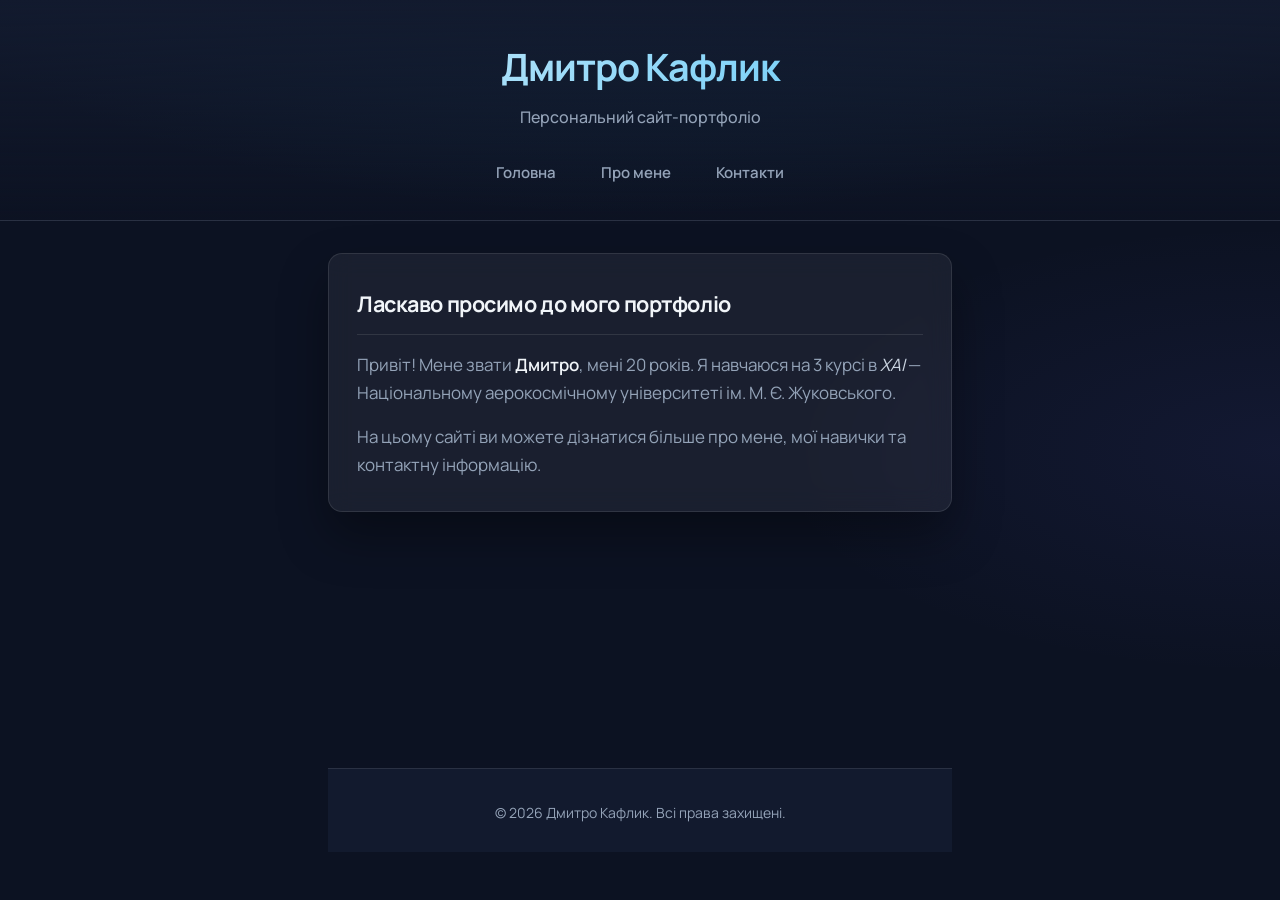
<file: index.html>
<!DOCTYPE html>
<html lang="uk">
<head>
    <meta charset="UTF-8">
    <meta name="viewport" content="width=device-width, initial-scale=1.0">
    <meta name="description" content="Персональне портфоліо Дмитра Кафлика">
    <meta name="author" content="Дмитро Кафлик">
    <title>Головна — Портфоліо Дмитра Кафлика</title>
    <link rel="stylesheet" href="styles.css">
</head>

<body>

    <header>
        <h1>Дмитро Кафлик</h1>

        <p>
            Персональний сайт-портфоліо
        </p>

        <nav>
            <ul>
                <li><a href="index.html">Головна</a></li>
                <li><a href="about.html">Про мене</a></li>
                <li><a href="contacts.html">Контакти</a></li>
            </ul>
        </nav>
    </header>

    <main>

        <section>
            <h2>Ласкаво просимо до мого портфоліо</h2>

            <p>
                Привіт! Мене звати <strong>Дмитро</strong>, мені 20 років.
                Я навчаюся на 3 курсі в <em>ХАІ</em>
                — Національному аерокосмічному університеті
                ім. М. Є. Жуковського.
            </p>

            <p>
                На цьому сайті ви можете дізнатися більше
                про мене, мої навички та контактну інформацію.
            </p>
        </section>
        <footer>
          <p>
              &copy; 2026 Дмитро Кафлик. Всі права захищені.
          </p>
      </footer>
  
  </body>
  </html>
</file>
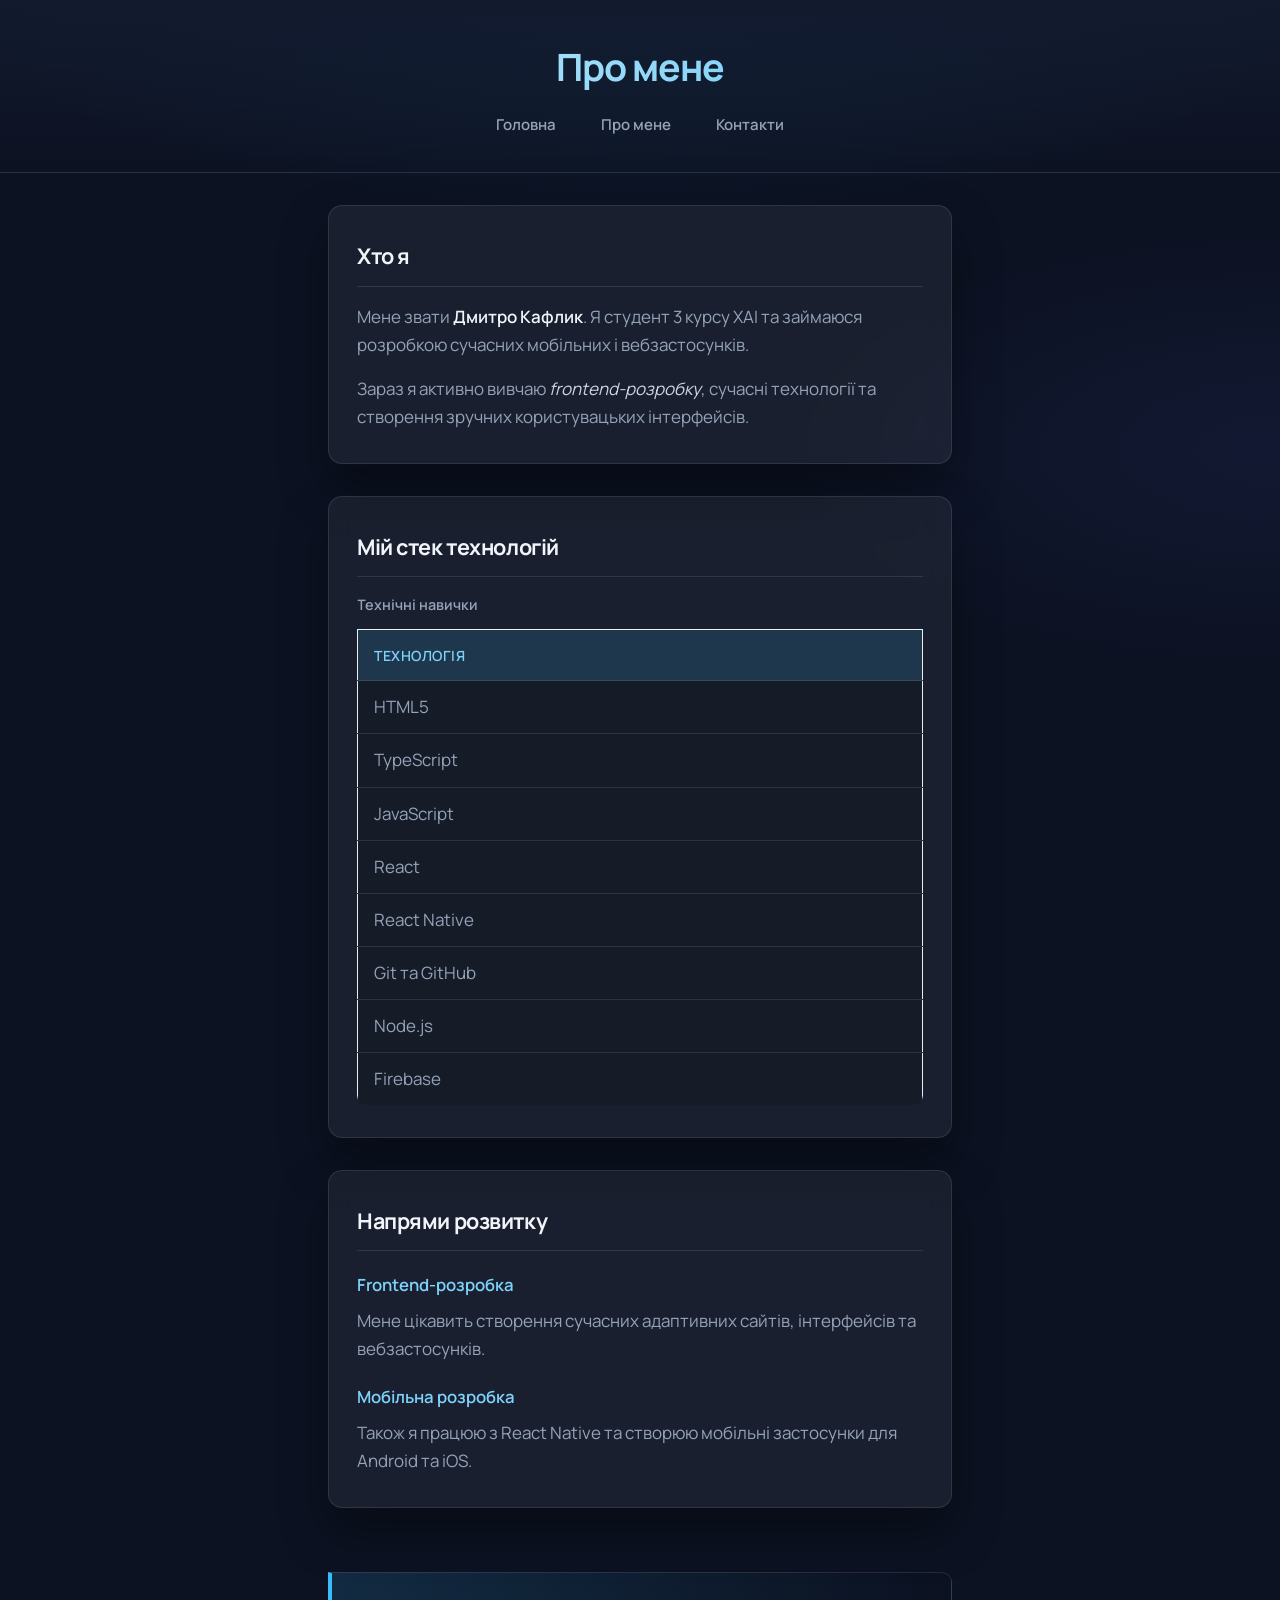
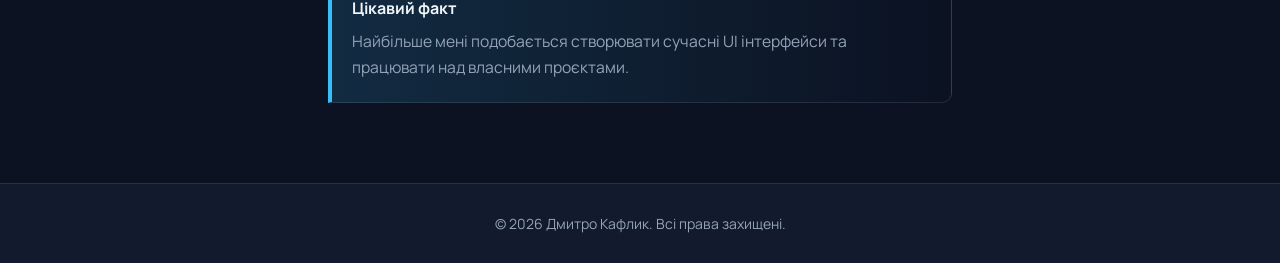
<file: about.html>
<!DOCTYPE html>
<html lang="uk">
<head>
    <meta charset="UTF-8">
    <meta name="viewport" content="width=device-width, initial-scale=1.0">
    <meta name="description" content="Інформація про Дмитра Кафлика">
    <meta name="author" content="Дмитро Кафлик">
    <title>Про мене — Портфоліо Дмитра Кафлика</title>
    <link rel="stylesheet" href="styles.css">
</head>

<body>

    <header>
        <h1>Про мене</h1>

        <nav>
            <ul>
                <li><a href="index.html">Головна</a></li>
                <li><a href="about.html">Про мене</a></li>
                <li><a href="contacts.html">Контакти</a></li>
            </ul>
        </nav>
    </header>

    <main>

        <section>
            <h2>Хто я</h2>

            <p>
                Мене звати <strong>Дмитро Кафлик</strong>.
                Я студент 3 курсу ХАІ та займаюся розробкою
                сучасних мобільних і вебзастосунків.
            </p>

            <p>
                Зараз я активно вивчаю <em>frontend-розробку</em>,
                сучасні технології та створення
                зручних користувацьких інтерфейсів.
            </p>
        </section>

        <section>
            <h2>Мій стек технологій</h2>

            <table border="1">
                <caption>Технічні навички</caption>

                <thead>
                    <tr>
                        <th>Технологія</th>
                    </tr>
                </thead>

                <tbody>
                    <tr>
                        <td>HTML5</td>
                    </tr>

                    <tr>
                        <td>TypeScript</td>
                    </tr>

                    <tr>
                        <td>JavaScript</td>
                    </tr>

                    <tr>
                        <td>React</td>
                    </tr>

                    <tr>
                        <td>React Native</td>
                    </tr>

                    <tr>
                        <td>Git та GitHub</td>
                    </tr>

                    <tr>
                        <td>Node.js</td>
                    </tr>

                    <tr>
                        <td>Firebase</td>
                    </tr>
                </tbody>
            </table>
        </section>

        <section>
            <h2>Напрями розвитку</h2>

            <h3>Frontend-розробка</h3>

            <p>
                Мене цікавить створення сучасних адаптивних сайтів,
                інтерфейсів та вебзастосунків.
            </p>

            <h3>Мобільна розробка</h3>

            <p>
                Також я працюю з React Native та створюю
                мобільні застосунки для Android та iOS.
            </p>
        </section>

        <aside>
            <h3>Цікавий факт</h3>

            <p>
                Найбільше мені подобається створювати
                сучасні UI інтерфейси та працювати
                над власними проєктами.
            </p>
        </aside>

    </main>

    <footer>
        <p>
            &copy; 2026 Дмитро Кафлик. Всі права захищені.
        </p>
    </footer>

</body>
</html>
</file>
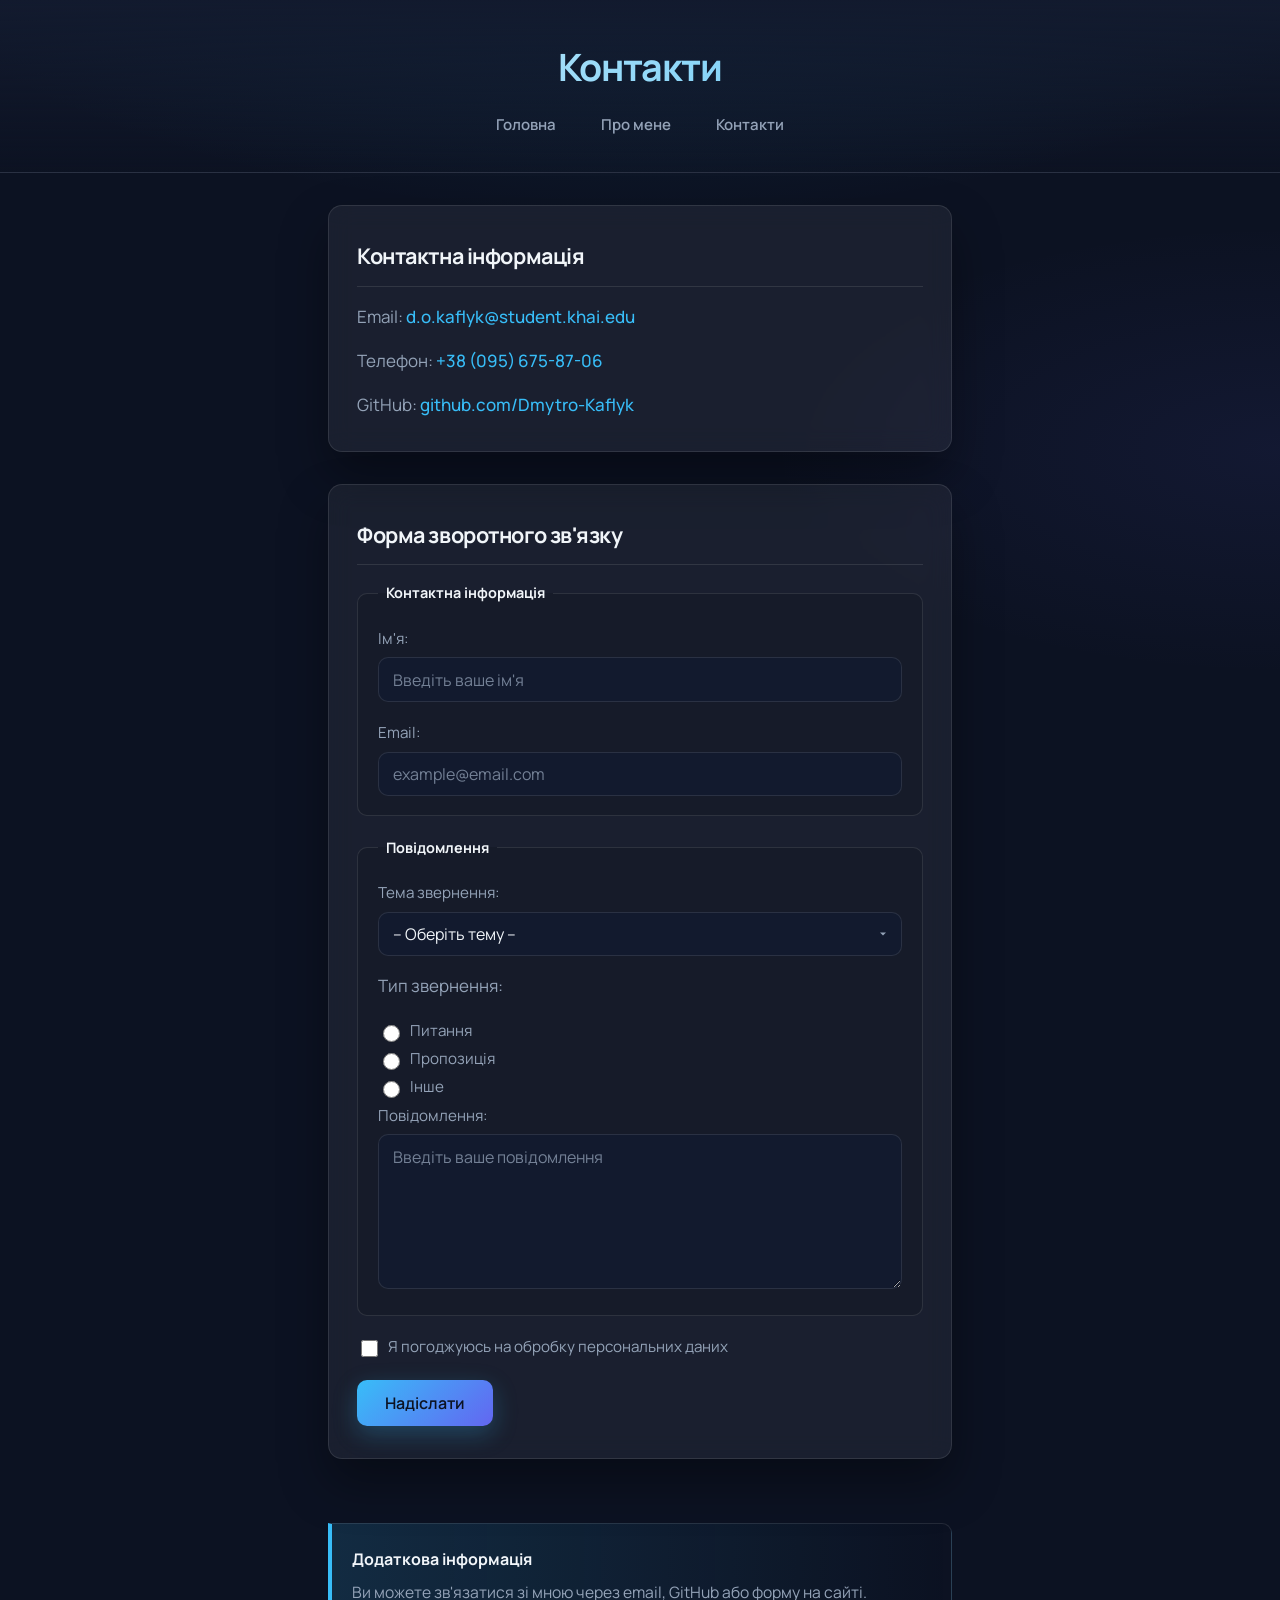
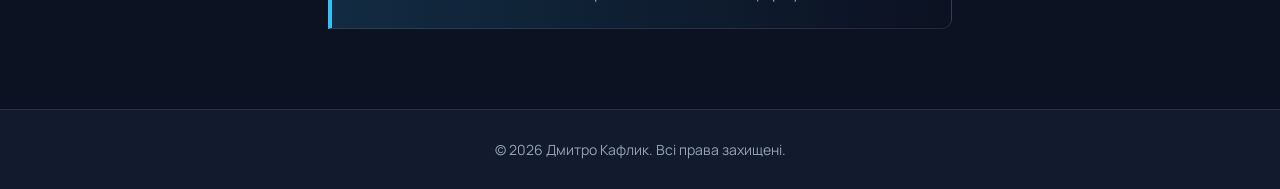
<file: contacts.html>
<!DOCTYPE html>
<html lang="uk">
<head>
    <meta charset="UTF-8">
    <meta name="viewport" content="width=device-width, initial-scale=1.0">
    <meta name="description" content="Контактна інформація Дмитра Кафлика">
    <meta name="author" content="Дмитро Кафлик">
    <title>Контакти — Портфоліо Дмитра Кафлика</title>
    <link rel="stylesheet" href="styles.css">
</head>

<body>

    <header>
        <h1>Контакти</h1>

        <nav>
            <ul>
                <li><a href="index.html">Головна</a></li>
                <li><a href="about.html">Про мене</a></li>
                <li><a href="contacts.html">Контакти</a></li>
            </ul>
        </nav>
    </header>

    <main>

        <section>
            <h2>Контактна інформація</h2>

            <p>
                Email:
                <a href="mailto:d.o.kaflyk@student.khai.edu">
                    d.o.kaflyk@student.khai.edu
                </a>
            </p>

            <p>
                Телефон:
                <a href="tel:+380956758706">
                    +38 (095) 675-87-06
                </a>
            </p>

            <p>
                GitHub:
                <a href="https://github.com/Dmytro-Kaflyk" target="_blank">
                    github.com/Dmytro-Kaflyk
                </a>
            </p>
        </section>

        <section>
            <h2>Форма зворотного зв'язку</h2>

            <form action="#" method="post">

                <fieldset>
                    <legend>Контактна інформація</legend>

                    <p>
                        <label for="name">Ім'я:</label><br>
                        <input
                            type="text"
                            id="name"
                            name="name"
                            placeholder="Введіть ваше ім'я"
                            required
                        >
                    </p>

                    <p>
                        <label for="email">Email:</label><br>
                        <input
                            type="email"
                            id="email"
                            name="email"
                            placeholder="example@email.com"
                            required
                        >
                    </p>
                </fieldset>

                <fieldset>
                    <legend>Повідомлення</legend>

                    <p>
                        <label for="subject">Тема звернення:</label><br>

                        <select id="subject" name="subject" required>
                            <option value="">-- Оберіть тему --</option>
                            <option value="question">Питання</option>
                            <option value="cooperation">Співпраця</option>
                            <option value="feedback">Відгук</option>
                        </select>
                    </p>

                    <p>Тип звернення:</p>

                    <label>
                        <input
                            type="radio"
                            name="type"
                            value="question"
                            required
                        >
                        Питання
                    </label>

                    <br>

                    <label>
                        <input
                            type="radio"
                            name="type"
                            value="suggestion"
                        >
                        Пропозиція
                    </label>

                    <br>

                    <label>
                        <input
                            type="radio"
                            name="type"
                            value="other"
                        >
                        Інше
                    </label>

                    <p>
                        <label for="message">Повідомлення:</label><br>

                        <textarea
                            id="message"
                            name="message"
                            rows="6"
                            placeholder="Введіть ваше повідомлення"
                            required
                        ></textarea>
                    </p>
                </fieldset>

                <p>
                    <label>
                        <input
                            type="checkbox"
                            name="consent"
                            required
                        >
                        Я погоджуюсь на обробку персональних даних
                    </label>
                </p>

                <button type="submit">
                    Надіслати
                </button>

            </form>
        </section>

        <aside>
            <h3>Додаткова інформація</h3>

            <p>
                Ви можете зв'язатися зі мною через email,
                GitHub або форму на сайті.
            </p>
        </aside>

    </main>

    <footer>
        <p>
            &copy; 2026 Дмитро Кафлик. Всі права захищені.
        </p>
    </footer>

</body>
</html>
</file>
<file: styles.css>
/* Portfolio — shared styles (content unchanged) */

@import url("https://fonts.googleapis.com/css2?family=Manrope:wght@400;500;600;700&display=swap");

:root {
  --bg: #0c1222;
  --bg-elevated: #121a2e;
  --surface: rgba(255, 255, 255, 0.06);
  --surface-border: rgba(255, 255, 255, 0.1);
  --text: #f1f5f9;
  --text-muted: #94a3b8;
  --accent: #38bdf8;
  --accent-soft: rgba(56, 189, 248, 0.15);
  --accent-hover: #7dd3fc;
  --shadow: 0 24px 48px rgba(0, 0, 0, 0.35);
  --radius: 14px;
  --radius-sm: 10px;
  --max-width: 42rem;
  --font: "Manrope", system-ui, -apple-system, "Segoe UI", sans-serif;
}

*,
*::before,
*::after {
  box-sizing: border-box;
}

html {
  scroll-behavior: smooth;
}

body {
  margin: 0;
  min-height: 100vh;
  display: flex;
  flex-direction: column;
  font-family: var(--font);
  font-size: 1.0625rem;
  line-height: 1.65;
  color: var(--text);
  background:
    radial-gradient(ellipse 120% 80% at 50% -20%, rgba(56, 189, 248, 0.18), transparent 55%),
    radial-gradient(ellipse 80% 50% at 100% 50%, rgba(99, 102, 241, 0.08), transparent 50%),
    var(--bg);
  background-attachment: fixed;
}

/* Header & nav */
header {
  padding: 2.25rem 1.5rem 1.5rem;
  text-align: center;
  border-bottom: 1px solid var(--surface-border);
  background: linear-gradient(180deg, var(--bg-elevated) 0%, transparent 100%);
}

header h1 {
  margin: 0 0 0.35rem;
  font-size: clamp(1.75rem, 5vw, 2.35rem);
  font-weight: 700;
  letter-spacing: -0.03em;
  background: linear-gradient(135deg, var(--text) 0%, var(--accent) 100%);
  -webkit-background-clip: text;
  background-clip: text;
  color: transparent;
}

header > p {
  margin: 0 0 1.35rem;
  color: var(--text-muted);
  font-size: 1rem;
  font-weight: 500;
}

nav ul {
  display: flex;
  flex-wrap: wrap;
  justify-content: center;
  gap: 0.5rem;
  margin: 0;
  padding: 0;
  list-style: none;
}

nav a {
  display: inline-block;
  padding: 0.55rem 1.1rem;
  color: var(--text-muted);
  text-decoration: none;
  font-weight: 600;
  font-size: 0.9375rem;
  border-radius: 999px;
  border: 1px solid transparent;
  transition: color 0.2s ease, background 0.2s ease, border-color 0.2s ease, box-shadow 0.2s ease;
}

nav a:hover {
  color: var(--text);
  background: var(--surface);
  border-color: var(--surface-border);
}

nav a:focus-visible {
  outline: 2px solid var(--accent);
  outline-offset: 3px;
}

/* Main column */
main {
  flex: 1 0 auto;
  display: flex;
  flex-direction: column;
  max-width: var(--max-width);
  width: 100%;
  margin: 0 auto;
  padding: 2rem 1.5rem 3rem;
}

main > footer {
  margin-top: auto;
  padding-top: 2rem;
}

main section {
  margin-bottom: 2rem;
  padding: 1.75rem 1.5rem;
  background: var(--surface);
  border: 1px solid var(--surface-border);
  border-radius: var(--radius);
  box-shadow: var(--shadow);
  backdrop-filter: blur(12px);
}

main section h2 {
  margin: 0 0 1rem;
  font-size: 1.35rem;
  font-weight: 700;
  letter-spacing: -0.02em;
  color: var(--text);
  padding-bottom: 0.75rem;
  border-bottom: 1px solid var(--surface-border);
}

main section h3 {
  margin: 1.25rem 0 0.5rem;
  font-size: 1.05rem;
  font-weight: 600;
  color: var(--accent-hover);
}

main section h3:first-child {
  margin-top: 0;
}

main p {
  margin: 0 0 1rem;
  color: var(--text-muted);
}

main p:last-child {
  margin-bottom: 0;
}

main strong {
  color: var(--text);
  font-weight: 600;
}

main em {
  color: #cbd5e1;
  font-style: italic;
}

/* Links in content */
main a {
  color: var(--accent);
  text-decoration: none;
  font-weight: 500;
  border-bottom: 1px solid transparent;
  transition: color 0.2s ease, border-color 0.2s ease;
}

main a:hover {
  color: var(--accent-hover);
  border-bottom-color: var(--accent-hover);
}

main a:focus-visible {
  outline: 2px solid var(--accent);
  outline-offset: 2px;
  border-radius: 2px;
}

/* Table */
table {
  width: 100%;
  border-collapse: collapse;
  margin-top: 0.5rem;
  border: none;
  border-radius: var(--radius-sm);
  overflow: hidden;
}

table[border] {
  border: none;
}

caption {
  caption-side: top;
  text-align: left;
  font-weight: 600;
  font-size: 0.9rem;
  color: var(--text-muted);
  padding: 0 0 0.75rem;
}

thead th {
  text-align: left;
  padding: 0.85rem 1rem;
  background: var(--accent-soft);
  color: var(--accent-hover);
  font-weight: 600;
  font-size: 0.875rem;
  text-transform: uppercase;
  letter-spacing: 0.04em;
  border-bottom: 1px solid var(--surface-border);
}

tbody td {
  padding: 0.75rem 1rem;
  color: var(--text-muted);
  border-bottom: 1px solid var(--surface-border);
  background: rgba(0, 0, 0, 0.15);
}

tbody tr:last-child td {
  border-bottom: none;
}

tbody tr:hover td {
  background: rgba(56, 189, 248, 0.06);
  color: var(--text);
}

/* Aside */
aside {
  margin: 2rem 0;
  padding: 1.35rem 1.35rem 1.35rem 1.25rem;
  background: linear-gradient(90deg, var(--accent-soft), transparent);
  border: 1px solid var(--surface-border);
  border-left: 4px solid var(--accent);
  border-radius: 0 var(--radius-sm) var(--radius-sm) 0;
}

aside h3 {
  margin: 0 0 0.5rem;
  font-size: 1rem;
  font-weight: 700;
  color: var(--text);
}

aside p {
  margin: 0;
  color: var(--text-muted);
  font-size: 0.98rem;
}

/* Form */
form {
  margin-top: 0.5rem;
}

fieldset {
  margin: 0 0 1.25rem;
  padding: 1.15rem 1.25rem;
  border: 1px solid var(--surface-border);
  border-radius: var(--radius-sm);
  background: rgba(0, 0, 0, 0.12);
}

fieldset:last-of-type {
  margin-bottom: 1rem;
}

legend {
  padding: 0 0.5rem;
  font-weight: 700;
  font-size: 0.9rem;
  color: var(--text);
}

form label {
  color: var(--text-muted);
  font-size: 0.95rem;
  cursor: pointer;
}

form p {
  margin: 0 0 1rem;
}

input[type="text"],
input[type="email"],
select,
textarea {
  width: 100%;
  max-width: 100%;
  margin-top: 0.35rem;
  padding: 0.65rem 0.85rem;
  font-family: inherit;
  font-size: 1rem;
  color: var(--text);
  background: var(--bg-elevated);
  border: 1px solid var(--surface-border);
  border-radius: var(--radius-sm);
  transition: border-color 0.2s ease, box-shadow 0.2s ease;
}

input::placeholder,
textarea::placeholder {
  color: var(--text-muted);
  opacity: 0.75;
}

input:focus,
select:focus,
textarea:focus {
  outline: none;
  border-color: var(--accent);
  box-shadow: 0 0 0 3px var(--accent-soft);
}

select {
  cursor: pointer;
  appearance: none;
  background-image: url("data:image/svg+xml,%3Csvg xmlns='http://www.w3.org/2000/svg' width='12' height='12' viewBox='0 0 12 12'%3E%3Cpath fill='%2394a3b8' d='M3 4.5L6 7.5L9 4.5'/%3E%3C/svg%3E");
  background-repeat: no-repeat;
  background-position: right 0.75rem center;
  padding-right: 2rem;
}

input[type="radio"],
input[type="checkbox"] {
  width: 1.05rem;
  height: 1.05rem;
  margin-right: 0.45rem;
  vertical-align: middle;
  accent-color: var(--accent);
  cursor: pointer;
}

form button[type="submit"] {
  display: inline-block;
  margin-top: 0.25rem;
  padding: 0.75rem 1.75rem;
  font-family: inherit;
  font-size: 1rem;
  font-weight: 600;
  color: var(--bg);
  background: linear-gradient(135deg, var(--accent), #6366f1);
  border: none;
  border-radius: var(--radius-sm);
  cursor: pointer;
  box-shadow: 0 8px 24px rgba(56, 189, 248, 0.25);
  transition: transform 0.15s ease, box-shadow 0.2s ease, filter 0.2s ease;
}

form button[type="submit"]:hover {
  filter: brightness(1.08);
  box-shadow: 0 12px 28px rgba(56, 189, 248, 0.35);
}

form button[type="submit"]:active {
  transform: translateY(1px);
}

form button[type="submit"]:focus-visible {
  outline: 2px solid var(--accent-hover);
  outline-offset: 3px;
}

/* Footer */
footer {
  flex-shrink: 0;
  margin-top: auto;
  padding: 1.75rem 1.5rem;
  text-align: center;
  border-top: 1px solid var(--surface-border);
  background: var(--bg-elevated);
}

footer p {
  margin: 0;
  font-size: 0.875rem;
  color: var(--text-muted);
}

@media (min-width: 640px) {
  main section {
    padding: 2rem 1.75rem;
  }
}
</file>
